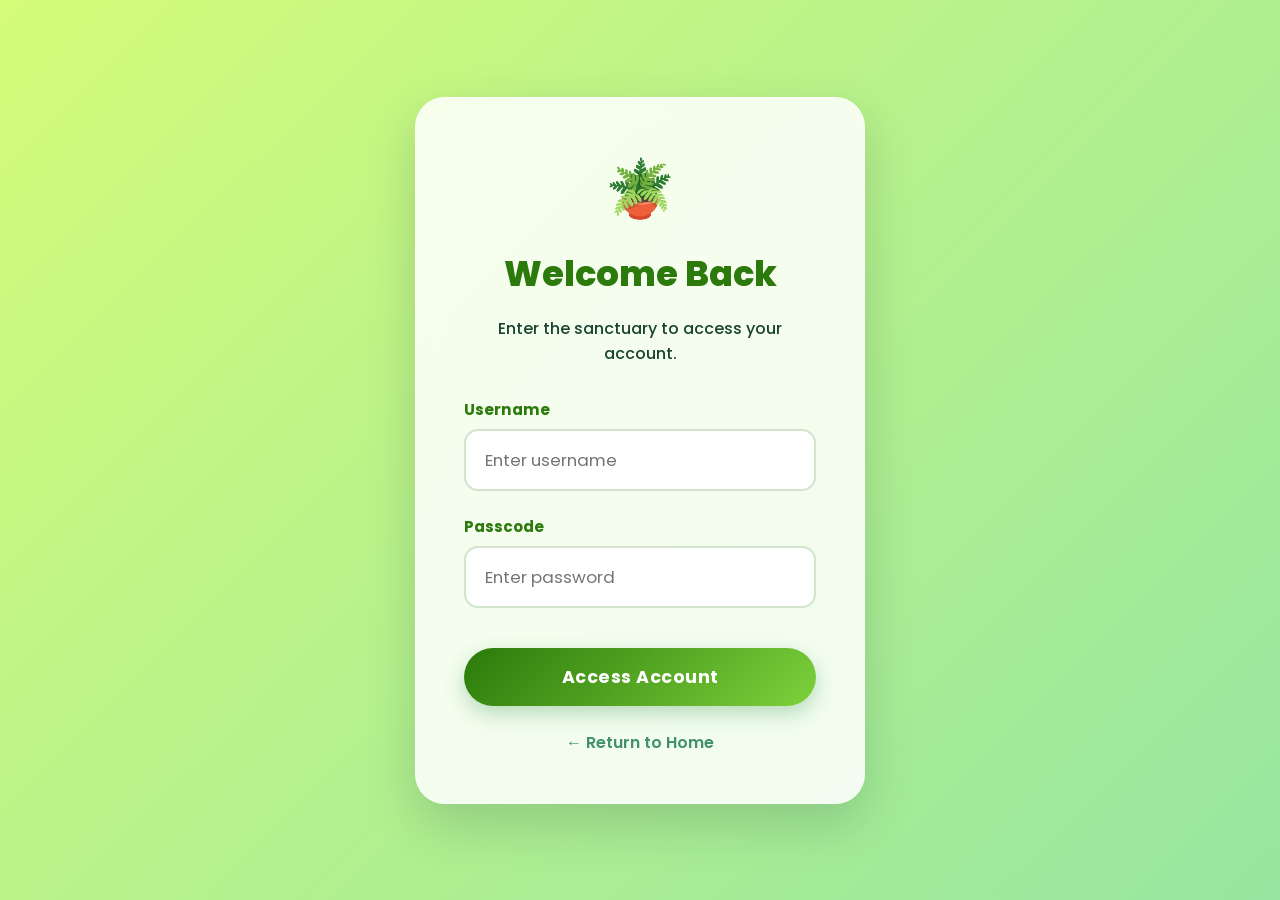
<file: login.html>
<!DOCTYPE html>
<html lang="en">
<head>
    <meta charset="UTF-8">
    <meta name="viewport" content="width=device-width, initial-scale=1.0">
    <title>Login | GreenGrow Nursery</title>
    <link rel="stylesheet" href="style.css">
    <style>
        .login-page {
            display: flex;
            align-items: center;
            justify-content: center;
            min-height: 100vh;
            padding: 2rem;
            position: relative;
            z-index: 10;
        }

        .login-card {
            width: 100%;
            max-width: 450px;
            padding: 3rem;
            border-radius: 30px;
            text-align: center;
            box-shadow: 0 20px 50px rgba(27, 67, 50, 0.2);
            border: 1px solid rgba(255, 255, 255, 0.8);
            background: rgba(255, 255, 255, 0.85); /* Stronger glass over animated bg */
        }

        .login-icon {
            font-size: 3.5rem;
            margin-bottom: 1rem;
            animation: bounce 2s infinite ease-in-out;
            display: inline-block;
        }

        @keyframes bounce {
            0%, 100% { transform: translateY(0); }
            50% { transform: translateY(-10px); }
        }

        .login-card h2 {
            font-size: 2.2rem;
            color: var(--primary);
            font-weight: 800;
            margin: 0 0 0.5rem;
        }

        .login-card p {
            color: var(--text);
            margin-bottom: 2rem;
            font-weight: 500;
        }

        .form-group {
            margin-bottom: 1.5rem;
            text-align: left;
        }

        .form-group label {
            display: block;
            font-weight: 700;
            margin-bottom: 0.5rem;
            color: var(--primary);
            font-size: 0.95rem;
        }

        .form-group input {
            width: 100%;
            padding: 1rem 1.2rem;
            border: 2px solid rgba(43, 122, 11, 0.2);
            border-radius: 14px;
            font-size: 1.05rem;
            font-family: 'Poppins', sans-serif;
            background: rgba(255, 255, 255, 0.9);
            transition: all 0.3s;
            color: var(--text);
        }

        .form-group input:focus {
            outline: none;
            border-color: var(--accent);
            box-shadow: 0 0 0 4px rgba(125, 209, 59, 0.2);
            background: #fff;
        }

        .submit-btn {
            width: 100%;
            margin-top: 1rem;
            font-size: 1.1rem;
            padding: 1rem;
        }

        .back-link {
            display: inline-block;
            margin-top: 1.5rem;
            color: var(--muted);
            font-weight: 600;
            transition: 0.2s;
        }

        .back-link:hover {
            color: var(--primary);
            transform: translateX(-3px);
        }

        .error-msg {
            color: #ff4757;
            background: rgba(255, 71, 87, 0.1);
            padding: 10px;
            border-radius: 8px;
            font-size: 0.9rem;
            margin: 10px 0;
            font-weight: 600;
            display: none;
        }
        
        .error-msg.visible {
            display: block;
        }
    </style>
</head>
<body>

    <!-- Floating Leaves Particle Container -->
    <div id="leavesContainer" class="leaves-container"></div>

    <main class="login-page">
        <div class="login-card glass">
            <span class="login-icon">🪴</span>
            <h2>Welcome Back</h2>
            <p>Enter the sanctuary to access your account.</p>

            <form id="loginForm">
                <div class="form-group">
                    <label>Username</label>
                    <input type="text" id="username" placeholder="Enter username" required autocomplete="off">
                </div>
                
                <div class="form-group">
                    <label>Passcode</label>
                    <input type="password" id="password" placeholder="Enter password" required>
                </div>
                
                <div id="errorBox" class="error-msg">Invalid credentials. The forest rejects you.</div>
                
                <button type="submit" class="btn submit-btn pulse-glow" id="loginBtn">Access Account</button>
            </form>

            <a href="index.html" class="back-link">← Return to Home</a>
        </div>
    </main>

    <script src="script.js"></script>
    <script>
        // Simple auth logic to hook back into our existing backend OR local session
        const loginForm = document.getElementById('loginForm');
        const loginBtn = document.getElementById('loginBtn');
        const errorBox = document.getElementById('errorBox');

        loginForm.addEventListener('submit', async (e) => {
            e.preventDefault();
            const user = document.getElementById('username').value.trim();
            const pass = document.getElementById('password').value.trim();

            loginBtn.textContent = 'Verifying...';

            try {
                const response = await fetch('/login', {
                    method: 'POST',
                    headers: { 'Content-Type': 'application/json' },
                    body: JSON.stringify({ username: user, password: pass })
                });
                
                const data = await response.json();

                if (data.success) {
                    localStorage.setItem('greengrow_logged_in', 'true');
                    // On success, redirect to dashboard
                    window.location.href = 'dashboard.html';
                } else {
                    errorBox.textContent = data.message || "Invalid credentials.";
                    errorBox.classList.add('visible');
                    
                    // Shake animation
                    const card = document.querySelector('.login-card');
                    card.style.transform = 'translate(-10px)';
                    setTimeout(() => card.style.transform = 'translate(10px)', 100);
                    setTimeout(() => card.style.transform = 'translate(0)', 200);
                }
            } catch (err) {
                console.error('Login error', err);
                
                /* Fallback logic incase node server isn't running (for frontend only test environments) */
                if(user && pass) {
                    localStorage.setItem('greengrow_logged_in', 'true');
                    window.location.href = 'dashboard.html';
                } else {
                    errorBox.textContent = "Please provide username and password.";
                    errorBox.classList.add('visible');
                }
            } finally {
                loginBtn.textContent = 'Access Account';
            }
        });
    </script>
</body>
</html>
</file>
<file: style.css>
/* --- Enhanced Nature CSS for GreenGrow Nursery --- */
@import url('https://fonts.googleapis.com/css2?family=Poppins:wght@300;400;600;700;800&display=swap');

:root {
  --bg: #e6f5e6;
  --bg-soft: #f5fbf1;
  --surface: rgba(255, 255, 255, 0.7); /* Glass base */
  --surface-alt: rgba(237, 248, 235, 0.5);
  --text: #1b4332;
  --muted: #40916c;
  --primary: #2b7a0b;
  --primary-dark: #1b4332;
  --accent: #7dd13b;
  --border: rgba(47, 143, 70, 0.2);
  --shadow: 0 8px 32px 0 rgba(31, 38, 135, 0.1);
  --shadow-hover: 0 16px 48px 0 rgba(43, 122, 11, 0.25);
  --radius-lg: 24px;
  --radius-md: 18px;
  --radius-sm: 14px;
  --transition: 400ms cubic-bezier(0.25, 0.8, 0.25, 1);
  --glass-border: rgba(255, 255, 255, 0.5);
}

* {
  box-sizing: border-box;
}

html {
  scroll-behavior: smooth;
}

body {
  margin: 0;
  font-family: 'Poppins', sans-serif;
  color: var(--text);
  /* Animated natural gradient */
  background: linear-gradient(135deg, #d4fc79 0%, #96e6a1 100%);
  background-attachment: fixed;
  overflow-x: hidden;
  position: relative;
}

img {
  display: block;
  max-width: 100%;
}

a {
  color: inherit;
  text-decoration: none;
}

button {
  font: inherit;
  cursor: pointer;
  border: 0;
}

/* Glassmorphism Classes */
.glass {
  background: var(--surface);
  backdrop-filter: blur(12px);
  -webkit-backdrop-filter: blur(12px);
  border: 1px solid var(--glass-border);
  box-shadow: var(--shadow);
}
.glass:hover {
  box-shadow: var(--shadow-hover);
  border-color: rgba(255, 255, 255, 0.8);
}

.container {
  width: min(1160px, calc(100% - 1.5rem));
  margin: 0 auto;
}

.section {
  padding: 5.5rem 0;
  position: relative;
  z-index: 10;
}

.section-heading {
  max-width: 680px;
  margin-bottom: 2.5rem;
}

.section-heading span {
  display: inline-block;
  margin-bottom: 0.75rem;
  color: var(--primary);
  font-size: 1rem;
  font-weight: 800;
  letter-spacing: 0.12em;
  text-transform: uppercase;
  background: rgba(255,255,255,0.4);
  padding: 5px 12px;
  border-radius: 20px;
}

.section-heading h2 {
  margin: 0 0 0.85rem;
  font-size: clamp(2.2rem, 4vw, 3.2rem);
  font-weight: 800;
  line-height: 1.2;
}

.section-heading p,
.about-copy p,
.plant-card p,
.feature-card p,
.footer-block p {
  color: var(--text);
  font-weight: 400;
  font-size: 1.05rem;
  line-height: 1.8;
}

/* Glowing Animations */
.pulse-glow {
  animation: glow 2s infinite alternate;
}
@keyframes glow {
  from { box-shadow: 0 0 10px rgba(91, 179, 24, 0.5); }
  to { box-shadow: 0 0 25px rgba(91, 179, 24, 0.8), 0 0 40px rgba(125, 209, 59, 0.6); }
}

/* Header */
.site-header {
  position: sticky;
  top: 15px;
  z-index: 100;
  margin: 0 15px;
  border-radius: 30px;
  backdrop-filter: blur(16px);
  background: rgba(255, 255, 255, 0.75);
  border: 1px solid var(--glass-border);
  box-shadow: 0 4px 30px rgba(0, 0, 0, 0.05);
}

.nav-bar {
  display: flex;
  align-items: center;
  justify-content: space-between;
  gap: 1rem;
  padding: 1rem 1.5rem;
}

.logo {
  font-size: 1.6rem;
  font-weight: 800;
  color: var(--primary);
  display: flex;
  align-items: center;
  gap: 8px;
}

.nav-links {
  display: flex;
  align-items: center;
  gap: 1.5rem;
}

.nav-links a {
  color: var(--text);
  font-weight: 600;
  transition: color var(--transition), transform var(--transition);
}

.nav-links a:hover {
  color: var(--primary);
  transform: translateY(-2px);
}

.menu-toggle {
  display: none;
  width: 46px;
  height: 46px;
  border-radius: 50%;
  background: rgba(255,255,255,0.8);
  box-shadow: var(--shadow);
  font-size: 1.2rem;
  color: var(--primary);
}

.btn,
.login-btn,
.card-action {
  display: inline-flex;
  align-items: center;
  justify-content: center;
  gap: 0.5rem;
  padding: 0.95rem 1.8rem;
  border-radius: 999px;
  font-weight: 700;
  letter-spacing: 0.5px;
  transition: transform var(--transition), box-shadow var(--transition);
  background: linear-gradient(135deg, var(--primary), var(--accent));
  color: #fff;
  box-shadow: 0 8px 20px rgba(47, 143, 70, 0.3);
}

.btn:hover,
.login-btn:hover,
.card-action:hover {
  transform: translateY(-4px) scale(1.03);
  box-shadow: var(--shadow-hover);
}

/* Hero Section */
.hero {
  min-height: 85vh;
  display: flex;
  align-items: center;
  margin: 1rem 1rem;
  border-radius: 40px;
  overflow: hidden;
  position: relative;
  box-shadow: var(--shadow-hover);
  background:
    linear-gradient(to bottom right, rgba(27, 67, 50, 0.6), rgba(43, 122, 11, 0.4)),
    url("https://images.unsplash.com/photo-1466692476868-aef1dfb1e735?auto=format&fit=crop&w=1600&q=80")
      center/cover no-repeat;
  color: #fff;
}

.hero-content {
  max-width: 800px;
  padding: 4rem;
  background: rgba(255, 255, 255, 0.1);
  backdrop-filter: blur(8px);
  border: 1px solid rgba(255,255,255,0.2);
  border-radius: 30px;
}

.hero-badge {
  display: inline-flex;
  align-items: center;
  gap: 0.5rem;
  padding: 0.6rem 1.2rem;
  border-radius: 999px;
  background: rgba(255, 255, 255, 0.25);
  backdrop-filter: blur(5px);
  font-weight: 600;
  margin-bottom: 1.2rem;
  box-shadow: 0 4px 10px rgba(0,0,0,0.1);
}

.hero h1 {
  margin: 0 0 1rem;
  font-size: clamp(3rem, 6vw, 5rem);
  font-weight: 800;
  line-height: 1.1;
  text-shadow: 0 5px 15px rgba(0,0,0,0.2);
}

.hero p {
  margin: 0 0 2rem;
  font-size: 1.2rem;
  font-weight: 300;
  line-height: 1.8;
  color: rgba(255, 255, 255, 0.95);
}

.hero-stats {
  display: flex;
  flex-wrap: wrap;
  gap: 1.5rem;
  margin-top: 2.5rem;
}

.stat-card {
  min-width: 160px;
  padding: 1.2rem 1.5rem;
  border-radius: var(--radius-md);
  background: rgba(255, 255, 255, 0.2);
  backdrop-filter: blur(12px);
  border: 1px solid rgba(255,255,255,0.4);
  box-shadow: 0 8px 20px rgba(0,0,0,0.1);
  transition: transform var(--transition);
}
.stat-card:hover { transform: translateY(-5px); background: rgba(255,255,255,0.3); }

.stat-card strong {
  display: block;
  margin-bottom: 0.3rem;
  font-size: 2rem;
  font-weight: 800;
  color: #fff;
}

.stat-card span { font-weight: 600; }

/* Grid Structures */
.about-grid { display: grid; grid-template-columns: 1fr 1fr; gap: 3rem; align-items: center; }
.feature-grid { display: grid; grid-template-columns: repeat(3, minmax(0, 1fr)); gap: 2rem; }
.plants-grid { display: grid; grid-template-columns: repeat(4, minmax(0, 1fr)); gap: 2rem; }
.gallery-grid { display: grid; grid-template-columns: repeat(4, minmax(0, 1fr)); gap: 1.5rem; }

/* Refined Cards */
.about-copy { padding: 3rem; }
.feature-card { padding: 2rem; overflow: hidden; position: relative; }
.plant-card { padding: 0; display: flex; flex-direction: column; }

/* Feature Cards Overlays */
.feature-card::before {
  content: ''; position: absolute;
  top: -50%; left: -50%; width: 200%; height: 200%;
  background: radial-gradient(circle, rgba(255,255,255,0.6) 0%, transparent 60%);
  opacity: 0; transition: 0.4s; pointer-events: none;
}
.feature-card:hover::before { opacity: 0.2; }

.feature-icon {
  width: 70px; height: 70px; display: inline-grid; place-items: center;
  margin-bottom: 1.2rem; border-radius: 20px;
  background: linear-gradient(135deg, rgba(255,255,255,0.8), rgba(255,255,255,0.3));
  box-shadow: inset 0 2px 10px rgba(255,255,255,0.5), var(--shadow);
  font-size: 2rem; border: 1px solid rgba(255,255,255,0.6);
  animation: float 4s infinite ease-in-out;
}

@keyframes float {
  0%, 100% { transform: translateY(0); }
  50% { transform: translateY(-8px); }
}

.feature-card h3, .plant-card h3 { margin: 0 0 1rem; font-weight: 800; font-size: 1.4rem; color: var(--primary); }
.feature-card ul { margin: 1.5rem 0 0; padding-left: 1.2rem; list-style-type: '🪴 '; }
.feature-card ul li { margin-bottom: 8px; font-weight: 500; }

.plant-card img, .about-images img {
  width: 100%; height: 100%; object-fit: cover; transition: transform 0.6s ease;
}
.plant-card .img-wrapper { overflow: hidden; height: 240px; }
.plant-card:hover img { transform: scale(1.1) rotate(1deg); }

.plant-card-content { padding: 1.5rem; display: flex; flex-direction: column; flex-grow: 1; }
.plant-card p { flex-grow: 1; }
.plant-card-content .card-action { margin-top: auto; width: 100%; }

.about-images { display: grid; grid-template-columns: repeat(2, 1fr); gap: 1.5rem; }
.about-images figure { margin: 0; overflow: hidden; border-radius: var(--radius-lg); }
.about-images figure:last-child { transform: translateY(40px); }

/* Gallery Enhancement */
.gallery-card {
  overflow: hidden; border-radius: var(--radius-lg); aspect-ratio: 1;
  position: relative; box-shadow: var(--shadow);
}
.gallery-card::after {
  content: ''; position: absolute; top:0; left:0; width:100%; height:100%;
  background: linear-gradient(to top, rgba(27,67,50,0.6), transparent);
  opacity: 0; transition: var(--transition);
}
.gallery-card:hover::after { opacity: 1; }
.gallery-card img { transition: transform 0.6s cubic-bezier(0.25, 0.8, 0.25, 1); width: 100%; height: 100%; object-fit: cover; }
.gallery-card:hover img { transform: scale(1.15); }

/* Footer */
.footer { padding: 0 2rem 2rem; position: relative; z-index: 10; }
.footer-shell { padding: 3rem; background: rgba(255,255,255,0.6); }
.footer-grid { display: grid; grid-template-columns: 1.5fr 1fr 1fr; gap: 2rem; }
.footer-block h3 { color: var(--primary); font-weight: 800; font-size: 1.3rem; margin-bottom: 1rem; }
.social-links a, .footer-links a {
  background: rgba(255,255,255,0.8); box-shadow: var(--shadow);
  border: 1px solid var(--glass-border); text-align: center; font-weight: 700;
}
.social-links a:hover { background: var(--primary); color: #fff; }
.copyright { margin-top: 2rem; padding-top: 2rem; border-top: 2px dashed rgba(47,143,70,0.2); font-weight: 600; }

/* Responsive */
@media (max-width: 1024px) {
  .plants-grid { grid-template-columns: repeat(2, 1fr); }
  .feature-grid { grid-template-columns: repeat(2, 1fr); }
  .gallery-grid { grid-template-columns: repeat(3, 1fr); }
}

@media (max-width: 768px) {
  .hero-content { padding: 2rem; }
  .about-grid { grid-template-columns: 1fr; }
  .about-images figure:last-child { transform: none; }
  .footer-grid { grid-template-columns: 1fr; }
  .gallery-grid { grid-template-columns: repeat(2, 1fr); }
  .feature-grid { grid-template-columns: 1fr; }
  .menu-toggle { display: inline-grid; }
  .nav-links {
    position: absolute; top: calc(100% + 1rem); left: 1rem; right: 1rem;
    display: none; flex-direction: column; background: rgba(255,255,255,0.95);
    backdrop-filter: blur(15px); padding: 1.5rem; border-radius: var(--radius-lg);
    box-shadow: var(--shadow-hover); border: 1px solid var(--glass-border);
  }
  .nav-links.open { display: flex; }
}

/* Environment Particles */
.leaves-container {
  position: absolute; top: 0; left: 0; width: 100%; height: 100%;
  pointer-events: none; z-index: 1; overflow: hidden;
}
.leaf {
  position: absolute; width: 30px; height: 30px;
  background-size: contain; background-repeat: no-repeat; opacity: 0.6;
  animation: fall linear forwards; filter: drop-shadow(0 4px 6px rgba(0,0,0,0.1));
}
@keyframes fall {
  0% { transform: translate(0, -20px) rotate(0deg); opacity: 0; }
  10% { opacity: 0.8; }
  100% { transform: translate(var(--translateX), 120vh) rotate(var(--rotateEnd)); opacity: 0; }
}
</file>
